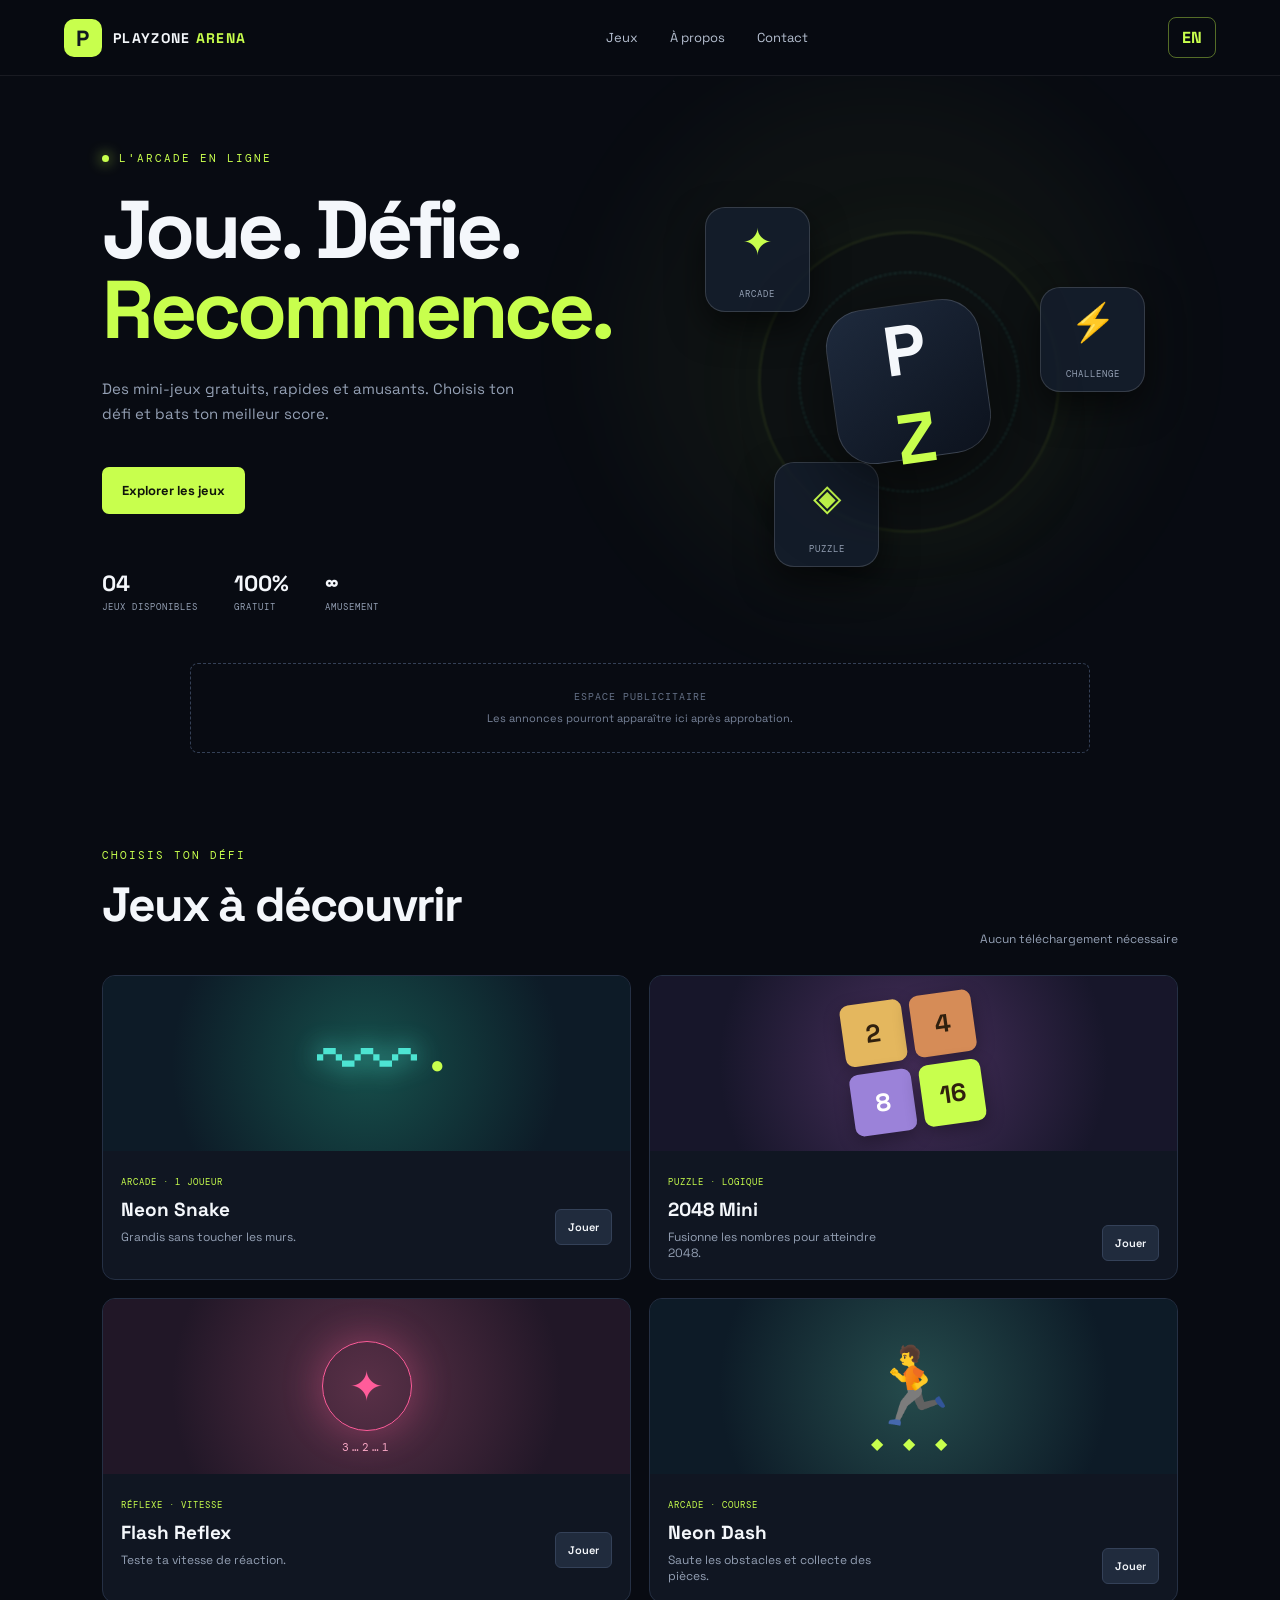
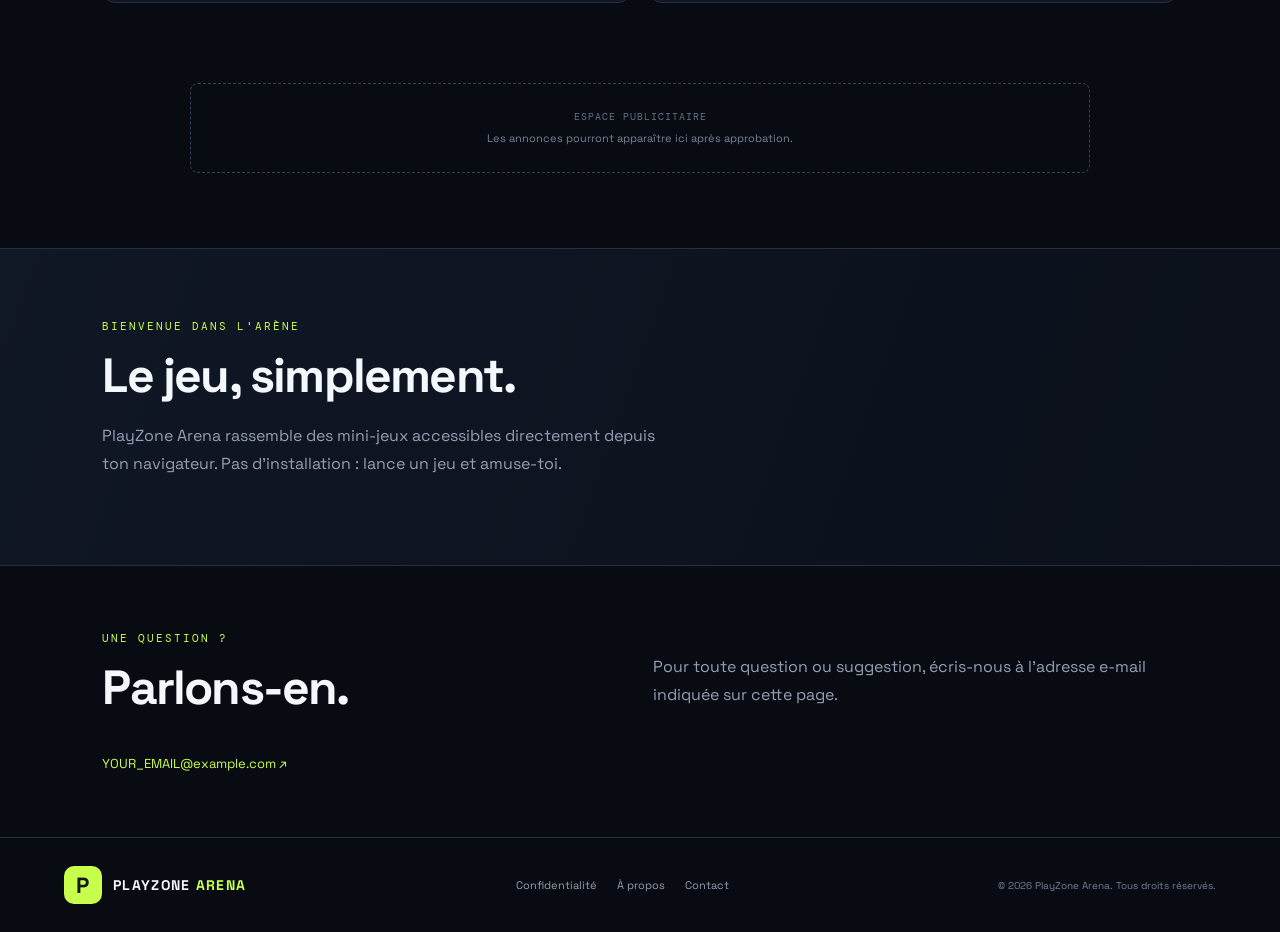
<file: index.html>
<!DOCTYPE html>
<html lang="fr">
<head>
<script async src="https://pagead2.googlesyndication.com/pagead/js/adsbygoogle.js?client=ca-pub-4251551226529931"
crossorigin="anonymous"></script>
<meta charset="utf-8"><meta name="viewport" content="width=device-width, initial-scale=1">
  <link rel="stylesheet" href="style.css">
</head>
<body>
<header class="topbar">
  <a class="brand" href="#"><span class="brandmark">P</span><span>PLAYZONE <b>ARENA</b></span></a>
  <nav aria-label="Navigation principale">
    <a href="#games" data-i18n="navGames">Jeux</a>
    <a href="#about" data-i18n="navAbout">À propos</a>
    <a href="#contact" data-i18n="navContact">Contact</a>
  </nav>
  <button id="langBtn" class="lang" type="button" aria-label="Changer de langue">EN</button>
</header>

<main>
<section class="hero">
 <div class="hero-copy">
  <div class="eyebrow"><span class="pulse"></span><span data-i18n="eyebrow">L'ARCADE EN LIGNE</span></div>
  <h1><span data-i18n="heroLine1">Joue. Défie.</span><br><em data-i18n="heroLine2">Recommence.</em></h1>
  <p data-i18n="heroText">Des mini-jeux gratuits, rapides et amusants. Choisis ton défi et bats ton meilleur score.</p>
  <a class="primary" href="#games" id="exploreBtn" data-i18n="explore">Explorer les jeux <span>↘</span></a>
  <div class="hero-stats">
   <div><b id="gameCount">04</b><small data-i18n="statGames">JEUX DISPONIBLES</small></div>
   <div><b>100%</b><small data-i18n="statFree">GRATUIT</small></div>
   <div><b>∞</b><small data-i18n="statFun">AMUSEMENT</small></div>
  </div>
 </div>
 <div class="hero-art" aria-hidden="true">
  <div class="orb orb1"></div><div class="orb orb2"></div>
  <div class="game-tile tile-a"><span>✦</span><small>ARCADE</small></div>
  <div class="game-tile tile-b"><span>⚡</span><small>CHALLENGE</small></div>
  <div class="game-tile tile-c"><span>◈</span><small>PUZZLE</small></div>
  <div class="hero-center">P<span>Z</span></div>
 </div>
</section>

<div class="ad-slot" aria-label="Espace réservé aux annonces">
 <span data-i18n="adLabel">ESPACE PUBLICITAIRE</span>
 <small data-i18n="adNote">Les annonces ne seront ajoutées qu'après approbation de la plateforme publicitaire.</small>
</div>

<section id="games" class="games-section">
 <div class="section-head">
  <div><div class="eyebrow" data-i18n="choose">CHOISIS TON DÉFI</div><h2 data-i18n="popular">Jeux à découvrir<span>.</span></h2></div>
  <div class="section-note" data-i18n="playHint">Aucun téléchargement nécessaire</div>
 </div>
 <div class="game-grid">
  <article class="game-card">
   <div class="game-art snake-art"><span>〰</span><i>●</i></div>
   <div class="game-info"><div><small>ARCADE · 1 JOUEUR</small><h3>Neon Snake</h3><p data-i18n="snakeDesc">Grandis sans toucher les murs.</p></div><button class="play-btn" data-game="snake" type="button" data-i18n="play">Jouer <b>→</b></button></div>
  </article>
  <article class="game-card">
   <div class="game-art merge-art"><div class="blocks"><i>2</i><i>4</i><i>8</i><i>16</i></div></div>
   <div class="game-info"><div><small>PUZZLE · LOGIQUE</small><h3>2048 Mini</h3><p data-i18n="mergeDesc">Fusionne les nombres pour atteindre 2048.</p></div><button class="play-btn" data-game="merge" type="button" data-i18n="play">Jouer <b>→</b></button></div>
  </article>
  <article class="game-card">
   <div class="game-art reflex-art"><div class="target">✦</div><span>3…2…1</span></div>
   <div class="game-info"><div><small>RÉFLEXE · VITESSE</small><h3>Flash Reflex</h3><p data-i18n="reflexDesc">Teste ta vitesse de réaction.</p></div><button class="play-btn" data-game="reflex" type="button" data-i18n="play">Jouer <b>→</b></button></div>
  </article>
  <article class="game-card">
   <div class="game-art dash-art"><span>🏃</span><i>◆ ◆ ◆</i></div>
   <div class="game-info"><div><small>ARCADE · COURSE</small><h3>Neon Dash</h3><p data-i18n="dashDesc">Saute les obstacles et collecte des pièces.</p></div><button class="play-btn" data-game="dash" type="button" data-i18n="play">Jouer <b>→</b></button></div>
  </article>
 </div>
</section>

<section class="ad-slot second-ad" aria-label="Espace réservé aux annonces"><span data-i18n="adLabel">ESPACE PUBLICITAIRE</span><small data-i18n="adNote">Les annonces ne seront ajoutées qu'après approbation de la plateforme publicitaire.</small></section>
<section id="about" class="about"><div class="eyebrow" data-i18n="aboutEyebrow">BIENVENUE DANS L'ARÈNE</div><h2 data-i18n="aboutTitle">Le jeu, simplement.<br><em>Partout avec toi.</em></h2><p data-i18n="aboutText">PlayZone Arena rassemble des mini-jeux accessibles directement depuis ton navigateur. Pas d'installation : lance un jeu et amuse-toi.</p></section>
<section id="contact" class="contact"><div><div class="eyebrow" data-i18n="contactEyebrow">UNE QUESTION ?</div><h2 data-i18n="contactTitle">Parlons-en.</h2></div><p data-i18n="contactText">Pour toute question ou suggestion, écris-nous à l'adresse e-mail indiquée sur cette page.</p><a href="mailto:YOUR_EMAIL@example.com">YOUR_EMAIL@example.com ↗</a></section>
</main>
<footer><a class="brand" href="#"><span class="brandmark">P</span><span>PLAYZONE <b>ARENA</b></span></a><div class="footer-links"><a href="privacy.html" data-i18n="privacy">Confidentialité</a><a href="about.html" data-i18n="about">À propos</a><a href="contact.html" data-i18n="contact">Contact</a></div><small>© <span id="year"></span> PlayZone Arena. <span data-i18n="rights">Tous droits réservés.</span></small></footer>

<div id="modal" class="modal" aria-hidden="true">
 <div class="modal-panel" role="dialog" aria-modal="true" aria-labelledby="gameTitle">
  <div class="modal-head"><div><small id="gameCategory">ARCADE</small><h2 id="gameTitle">Jeu</h2></div><button id="closeModal" class="close" type="button" aria-label="Fermer">×</button></div>
  <div id="gameArea" class="game-area"></div><p class="controls-hint" id="gameHint"></p>
 </div>
</div>
<script src="games.js"></script><script src="script.js"></script>
</body></html>
</file>
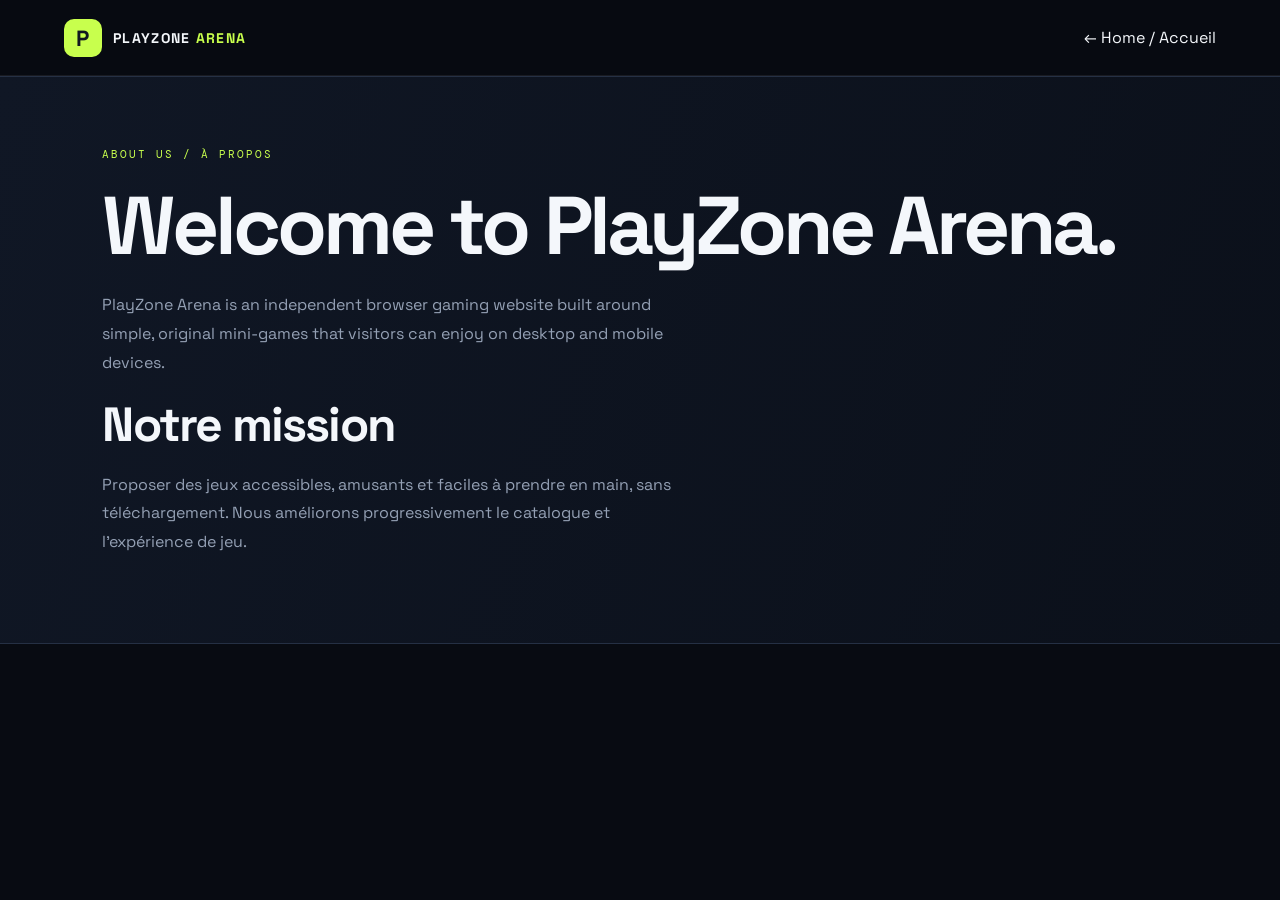
<file: about.html>
<!doctype html><html lang="en"><head><meta charset="utf-8"><meta name="viewport" content="width=device-width,initial-scale=1"><title>About — PlayZone Arena</title><link rel="stylesheet" href="style.css"></head><body><header class="topbar"><a class="brand" href="index.html"><span class="brandmark">P</span><span>PLAYZONE <b>ARENA</b></span></a><a href="index.html">← Home / Accueil</a></header><main class="about"><div class="eyebrow">ABOUT US / À PROPOS</div><h1>Welcome to PlayZone Arena.</h1><p>PlayZone Arena is an independent browser gaming website built around simple, original mini-games that visitors can enjoy on desktop and mobile devices.</p><h2>Notre mission</h2><p>Proposer des jeux accessibles, amusants et faciles à prendre en main, sans téléchargement. Nous améliorons progressivement le catalogue et l'expérience de jeu.</p></main></body></html>
</file>
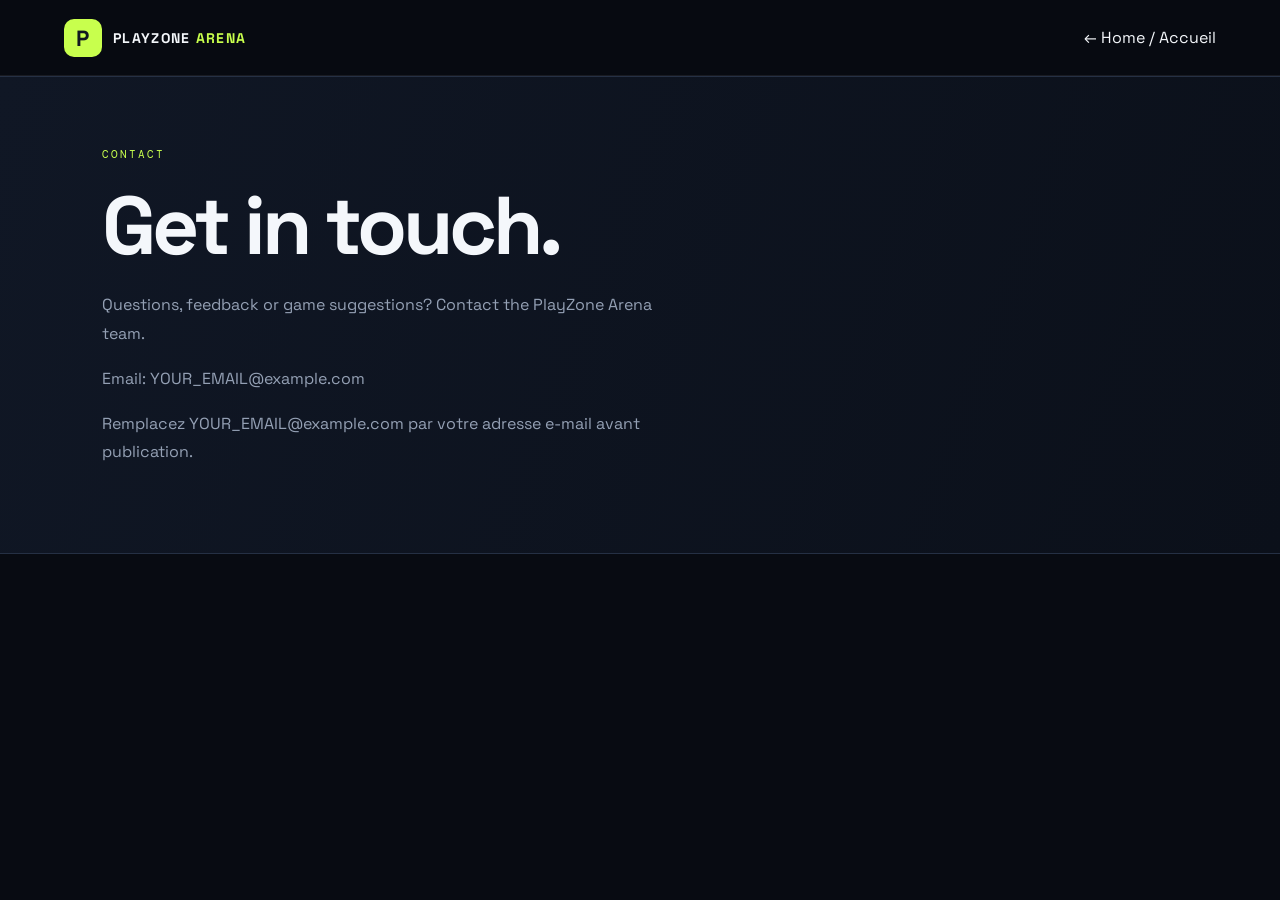
<file: contact.html>
<!doctype html><html lang="en"><head><meta charset="utf-8"><meta name="viewport" content="width=device-width,initial-scale=1"><title>Contact — PlayZone Arena</title><link rel="stylesheet" href="style.css"></head><body><header class="topbar"><a class="brand" href="index.html"><span class="brandmark">P</span><span>PLAYZONE <b>ARENA</b></span></a><a href="index.html">← Home / Accueil</a></header><main class="about"><div class="eyebrow">CONTACT</div><h1>Get in touch.</h1><p>Questions, feedback or game suggestions? Contact the PlayZone Arena team.</p><p>Email: <a href="mailto:YOUR_EMAIL@example.com">YOUR_EMAIL@example.com</a></p><p>Remplacez YOUR_EMAIL@example.com par votre adresse e-mail avant publication.</p></main></body></html>
</file>
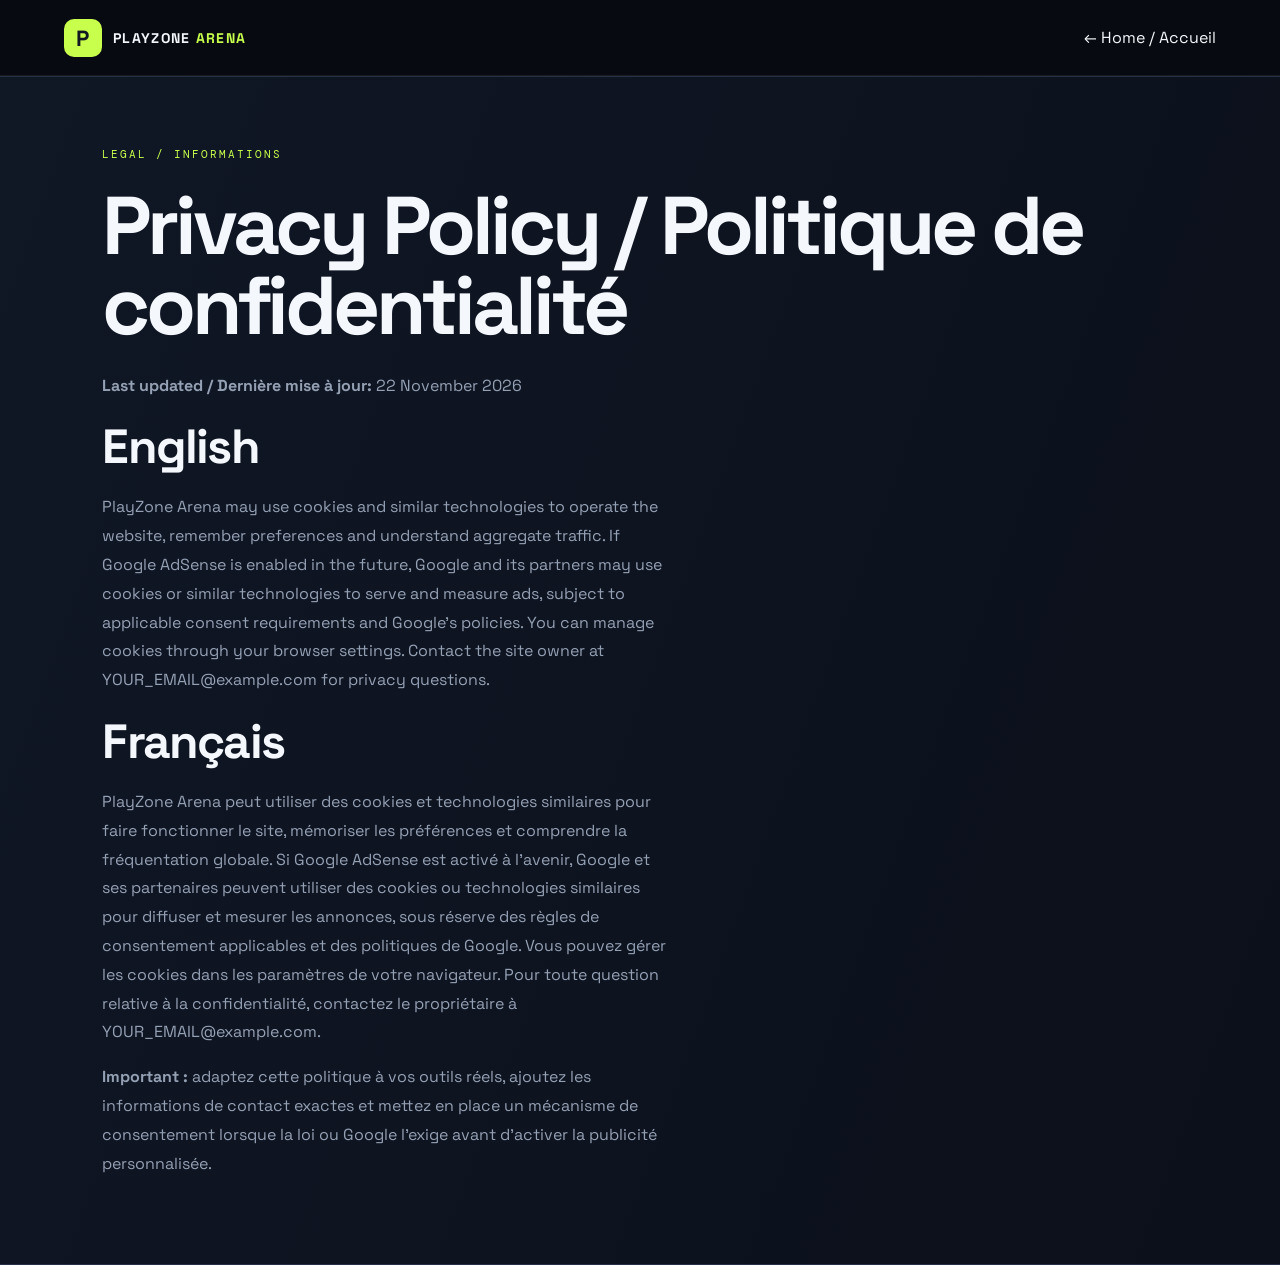
<file: privacy.html>
<!doctype html><html lang="fr"><head><meta charset="utf-8"><meta name="viewport" content="width=device-width,initial-scale=1"><title>Privacy Policy — PlayZone Arena</title><link rel="stylesheet" href="style.css"></head><body><header class="topbar"><a class="brand" href="index.html"><span class="brandmark">P</span><span>PLAYZONE <b>ARENA</b></span></a><a href="index.html">← Home / Accueil</a></header><main class="about"><div class="eyebrow">LEGAL / INFORMATIONS</div><h1>Privacy Policy / Politique de confidentialité</h1><p><b>Last updated / Dernière mise à jour:</b> 22 November 2026</p><h2>English</h2><p>PlayZone Arena may use cookies and similar technologies to operate the website, remember preferences and understand aggregate traffic. If Google AdSense is enabled in the future, Google and its partners may use cookies or similar technologies to serve and measure ads, subject to applicable consent requirements and Google's policies. You can manage cookies through your browser settings. Contact the site owner at YOUR_EMAIL@example.com for privacy questions.</p><h2>Français</h2><p>PlayZone Arena peut utiliser des cookies et technologies similaires pour faire fonctionner le site, mémoriser les préférences et comprendre la fréquentation globale. Si Google AdSense est activé à l'avenir, Google et ses partenaires peuvent utiliser des cookies ou technologies similaires pour diffuser et mesurer les annonces, sous réserve des règles de consentement applicables et des politiques de Google. Vous pouvez gérer les cookies dans les paramètres de votre navigateur. Pour toute question relative à la confidentialité, contactez le propriétaire à YOUR_EMAIL@example.com.</p><p><b>Important :</b> adaptez cette politique à vos outils réels, ajoutez les informations de contact exactes et mettez en place un mécanisme de consentement lorsque la loi ou Google l'exige avant d'activer la publicité personnalisée.</p></main></body></html>
</file>
<file: style.css>
@import url('https://fonts.googleapis.com/css2?family=DM+Mono:wght@400;500&family=Space+Grotesk:wght@400;500;600;700&display=swap');
:root{--bg:#080b12;--panel:#101622;--panel2:#151e2d;--text:#f4f7fb;--muted:#94a0b4;--line:#253044;--lime:#c8ff4d;--cyan:#4de4d2;--pink:#ff5c9a}
*{box-sizing:border-box}html{scroll-behavior:smooth;scroll-padding-top:82px}body{margin:0;background:var(--bg);color:var(--text);font-family:'Space Grotesk',sans-serif}body.modal-open{overflow:hidden}a{color:inherit;text-decoration:none}button{font:inherit}
.topbar{min-height:76px;display:flex;align-items:center;justify-content:space-between;gap:18px;padding:10px max(5vw,22px);border-bottom:1px solid #ffffff12;background:#080b12ed;position:sticky;top:0;z-index:5;backdrop-filter:blur(12px)}
.brand{display:flex;align-items:center;gap:11px;font-weight:700;letter-spacing:1.3px;font-size:14px;white-space:nowrap}.brand b{color:var(--lime)}.brandmark{display:grid;place-items:center;background:var(--lime);color:#111820;width:38px;height:38px;border-radius:10px;font-size:22px;font-weight:700;flex-shrink:0}
.topbar nav{display:flex;gap:clamp(12px,3vw,32px);color:#b5bfd0;font-size:13px}.topbar nav a:hover,.footer-links a:hover{color:var(--lime)}.lang{background:transparent;color:var(--lime);border:1px solid #c8ff4d66;border-radius:8px;padding:9px 13px;font-weight:700;cursor:pointer}
.hero{min-height:550px;padding:75px max(8vw,25px) 50px;display:grid;grid-template-columns:1fr 1fr;align-items:center;overflow:hidden;position:relative}.hero:before{content:"";position:absolute;width:540px;height:540px;border-radius:50%;background:#c8ff4d08;filter:blur(50px);right:10%;top:0}.eyebrow{font:11px 'DM Mono',monospace;color:var(--lime);letter-spacing:2px;display:flex;align-items:center;gap:10px}.pulse{width:7px;height:7px;background:var(--lime);border-radius:50%;box-shadow:0 0 14px var(--lime)}
h1{font-size:clamp(48px,6.4vw,82px);line-height:.98;letter-spacing:-4px;margin:25px 0}h1 em,h2 em{font-style:normal;color:var(--lime)}.hero-copy>p{color:var(--muted);max-width:430px;line-height:1.7;font-size:15px}.primary{display:inline-flex;gap:28px;align-items:center;margin-top:25px;background:var(--lime);color:#10150b;padding:15px 20px;border-radius:7px;font-weight:700;font-size:13px;cursor:pointer}.primary span{font-size:20px}.hero-stats{display:flex;gap:36px;margin-top:55px}.hero-stats div{display:grid;gap:4px}.hero-stats b{font-size:22px}.hero-stats small{font:9px 'DM Mono';color:var(--muted);letter-spacing:1px}
.hero-art{height:400px;position:relative;display:grid;place-items:center}.orb{position:absolute;border-radius:50%;filter:blur(1px)}.orb1{width:300px;height:300px;border:1px solid #c8ff4d33;box-shadow:0 0 90px #c8ff4d0c}.orb2{width:220px;height:220px;border:1px dashed #4de4d255}.hero-center{width:155px;height:155px;border-radius:38px;display:grid;place-items:center;background:linear-gradient(145deg,#1e2a3d,#0c121d);border:1px solid #ffffff26;box-shadow:0 25px 80px #0009;font-size:70px;font-weight:700;transform:rotate(-8deg)}.hero-center span{color:var(--lime)}.game-tile{position:absolute;width:105px;height:105px;border:1px solid #ffffff25;border-radius:20px;background:#151e2ddd;display:grid;place-items:center;box-shadow:0 15px 35px #0008}.game-tile span{font-size:37px;color:var(--lime)}.game-tile small{font:9px 'DM Mono';color:var(--muted);letter-spacing:1px}.tile-a{top:25px;left:12%}.tile-b{right:6%;top:105px}.tile-c{bottom:15px;left:25%}
.ad-slot{margin:0 auto 65px;max-width:900px;min-height:90px;border:1px dashed #344056;border-radius:8px;display:flex;flex-direction:column;align-items:center;justify-content:center;gap:8px;color:#657187;font:10px 'DM Mono';letter-spacing:1px;padding:12px;text-align:center}.ad-slot small{font:11px 'Space Grotesk';letter-spacing:0;color:#778399}
.games-section{padding:30px max(8vw,25px) 80px}.section-head{display:flex;align-items:end;justify-content:space-between;margin-bottom:28px}h2{font-size:clamp(32px,4vw,48px);letter-spacing:-1.8px;margin:12px 0}.section-head h2 span{color:var(--lime)}.section-note{color:var(--muted);font-size:12px}.game-grid{display:grid;grid-template-columns:repeat(2,minmax(0,1fr));gap:18px}.game-card{background:var(--panel);border:1px solid var(--line);border-radius:13px;overflow:hidden;transition:.2s}.game-card:hover{transform:translateY(-4px);border-color:#c8ff4d66}.game-art{height:175px;display:grid;place-items:center;position:relative;overflow:hidden}.snake-art{background:radial-gradient(circle at 50% 50%,#164f4b,#0d1b27 70%)}.snake-art span{font-size:100px;color:var(--cyan);text-shadow:0 0 25px var(--cyan)}.snake-art i{position:absolute;font-style:normal;color:var(--lime);font-size:24px;left:62%;top:42%}.merge-art{background:radial-gradient(circle,#48305d,#17162a 70%)}.blocks{display:grid;grid-template-columns:repeat(2,62px);gap:8px;transform:rotate(-8deg)}.blocks i{font-style:normal;background:#e4b75e;color:#30200e;height:62px;border-radius:9px;display:grid;place-items:center;font-size:25px;font-weight:700;box-shadow:0 6px 18px #0005}.blocks i:nth-child(2){background:#d68c57}.blocks i:nth-child(3){background:#9b82d9;color:white}.blocks i:nth-child(4){background:var(--lime)}.reflex-art{background:radial-gradient(circle,#593047,#211727 70%)}.target{width:90px;height:90px;border:1px solid var(--pink);border-radius:50%;display:grid;place-items:center;color:var(--pink);font-size:42px;box-shadow:0 0 40px #ff5c9a55}.reflex-art>span{position:absolute;bottom:20px;font:11px 'DM Mono';color:#f8a7c4;letter-spacing:3px}.dash-art{background:radial-gradient(circle,#254b4c,#0d1b27 70%)}.dash-art span{font-size:75px}.dash-art i{position:absolute;bottom:20px;color:var(--lime);font-style:normal;letter-spacing:8px}
.game-info{padding:18px;display:flex;justify-content:space-between;gap:10px;align-items:end}.game-info small{font:9px 'DM Mono';color:var(--lime);letter-spacing:1px}.game-info h3{font-size:19px;margin:7px 0}.game-info p{font-size:12px;color:var(--muted);margin:0;max-width:220px}.play-btn{white-space:nowrap;background:#202b3d;color:var(--text);border:1px solid #344158;border-radius:6px;padding:10px 12px;cursor:pointer;font:600 11px 'Space Grotesk'}.play-btn b{color:var(--lime);padding-left:8px}.play-btn:hover{background:var(--lime);color:#10150b}.play-btn:hover b{color:#10150b}
.second-ad{margin-bottom:75px}.about{padding:70px max(8vw,25px);background:linear-gradient(110deg,#101725,#0b101a);border-block:1px solid var(--line)}.about p{max-width:570px;color:var(--muted);line-height:1.8}.contact{padding:65px max(8vw,25px);display:grid;grid-template-columns:1fr 1fr;gap:25px;align-items:center}.contact p{color:var(--muted);line-height:1.7}.contact>a{color:var(--lime);font-size:13px}footer{border-top:1px solid var(--line);padding:28px max(5vw,22px);display:flex;align-items:center;justify-content:space-between;gap:20px}footer small{color:#718096;font-size:10px}.footer-links{display:flex;gap:20px;font-size:11px;color:var(--muted)}
.modal{display:none;position:fixed;inset:0;background:#03060cdd;z-index:10;align-items:center;justify-content:center;padding:12px}.modal.open{display:flex}.modal-panel{background:#101725;border:1px solid #35435a;border-radius:14px;width:min(650px,100%);padding:18px;max-height:94vh;overflow:auto}.modal-head{display:flex;justify-content:space-between;align-items:center}.modal-head small{font:10px 'DM Mono';color:var(--lime);letter-spacing:1px}.modal-head h2{font-size:25px;margin:4px 0 16px}.close{font-size:28px;background:none;border:0;color:white;cursor:pointer}.game-area{min-height:300px;background:#080d16;border-radius:10px;display:flex;flex-direction:column;align-items:center;justify-content:center;padding:14px;overflow:hidden;touch-action:pan-y}.controls-hint{text-align:center;color:var(--muted);font-size:11px;margin:13px 0 0}.game-area button{background:var(--lime);border:0;border-radius:7px;padding:11px 16px;font-weight:700;cursor:pointer;color:#10150b}.snake-canvas,.dash-canvas{display:block;width:100%;max-width:520px;height:auto;border:1px solid #29424a;border-radius:8px;touch-action:pan-y}.scoreline{color:var(--lime);font:12px 'DM Mono';margin-bottom:12px;text-align:center}.merge-board{display:grid;grid-template-columns:repeat(4,minmax(48px,70px));gap:7px;background:#263146;padding:8px;border-radius:9px;touch-action:none;user-select:none}.merge-cell{height:60px;border-radius:6px;background:#121b2a;display:grid;place-items:center;font-size:20px;font-weight:700;color:#fff}.merge-help{color:var(--muted);font-size:11px;margin-top:10px}.reflex-pad{width:100%;min-height:210px;border-radius:10px;background:#51213c!important;color:white!important;display:grid;place-items:center;font-size:22px;font-weight:700;cursor:pointer;border:0}.reflex-pad.ready{background:#255a45!important}.reflex-pad.wait{background:#87334b!important}.dpad{display:grid;gap:5px;justify-items:center;margin:12px 0}.dpad>div{display:flex;gap:8px}.dpad button{min-width:48px;min-height:42px;font-size:18px;padding:8px!important}.dash-jump{margin:12px 0}
@media(max-width:760px){.topbar{min-height:66px;padding:9px 14px;gap:9px}.brand{font-size:11px;gap:7px;letter-spacing:.8px}.brandmark{width:34px;height:34px;font-size:19px}.topbar nav{gap:clamp(8px,2.5vw,15px);font-size:11px}.lang{padding:8px 10px}.hero{grid-template-columns:1fr;padding:55px 25px 35px}.hero-art{height:270px;margin-top:12px}.orb1{width:230px;height:230px}.orb2{width:170px;height:170px}.hero-center{width:120px;height:120px;font-size:55px}.game-tile{width:80px;height:80px}.tile-a{left:8%;top:10px}.tile-b{right:4%;top:75px}.tile-c{bottom:0}.game-grid{grid-template-columns:1fr}.game-art{height:165px}.section-head{align-items:start;gap:10px;flex-direction:column}.contact{grid-template-columns:1fr}footer{flex-wrap:wrap}.footer-links{order:3;width:100%}.hero-stats{gap:20px}.hero-stats b{font-size:18px}.ad-slot{margin-left:18px;margin-right:18px}.games-section{padding-left:18px;padding-right:18px}}
@media(max-width:390px){.topbar{gap:6px}.brand{font-size:10px}.topbar nav{gap:7px;font-size:10px}.lang{padding:7px 8px}.hero-stats{gap:14px}.hero-stats small{font-size:8px}}
</file>
